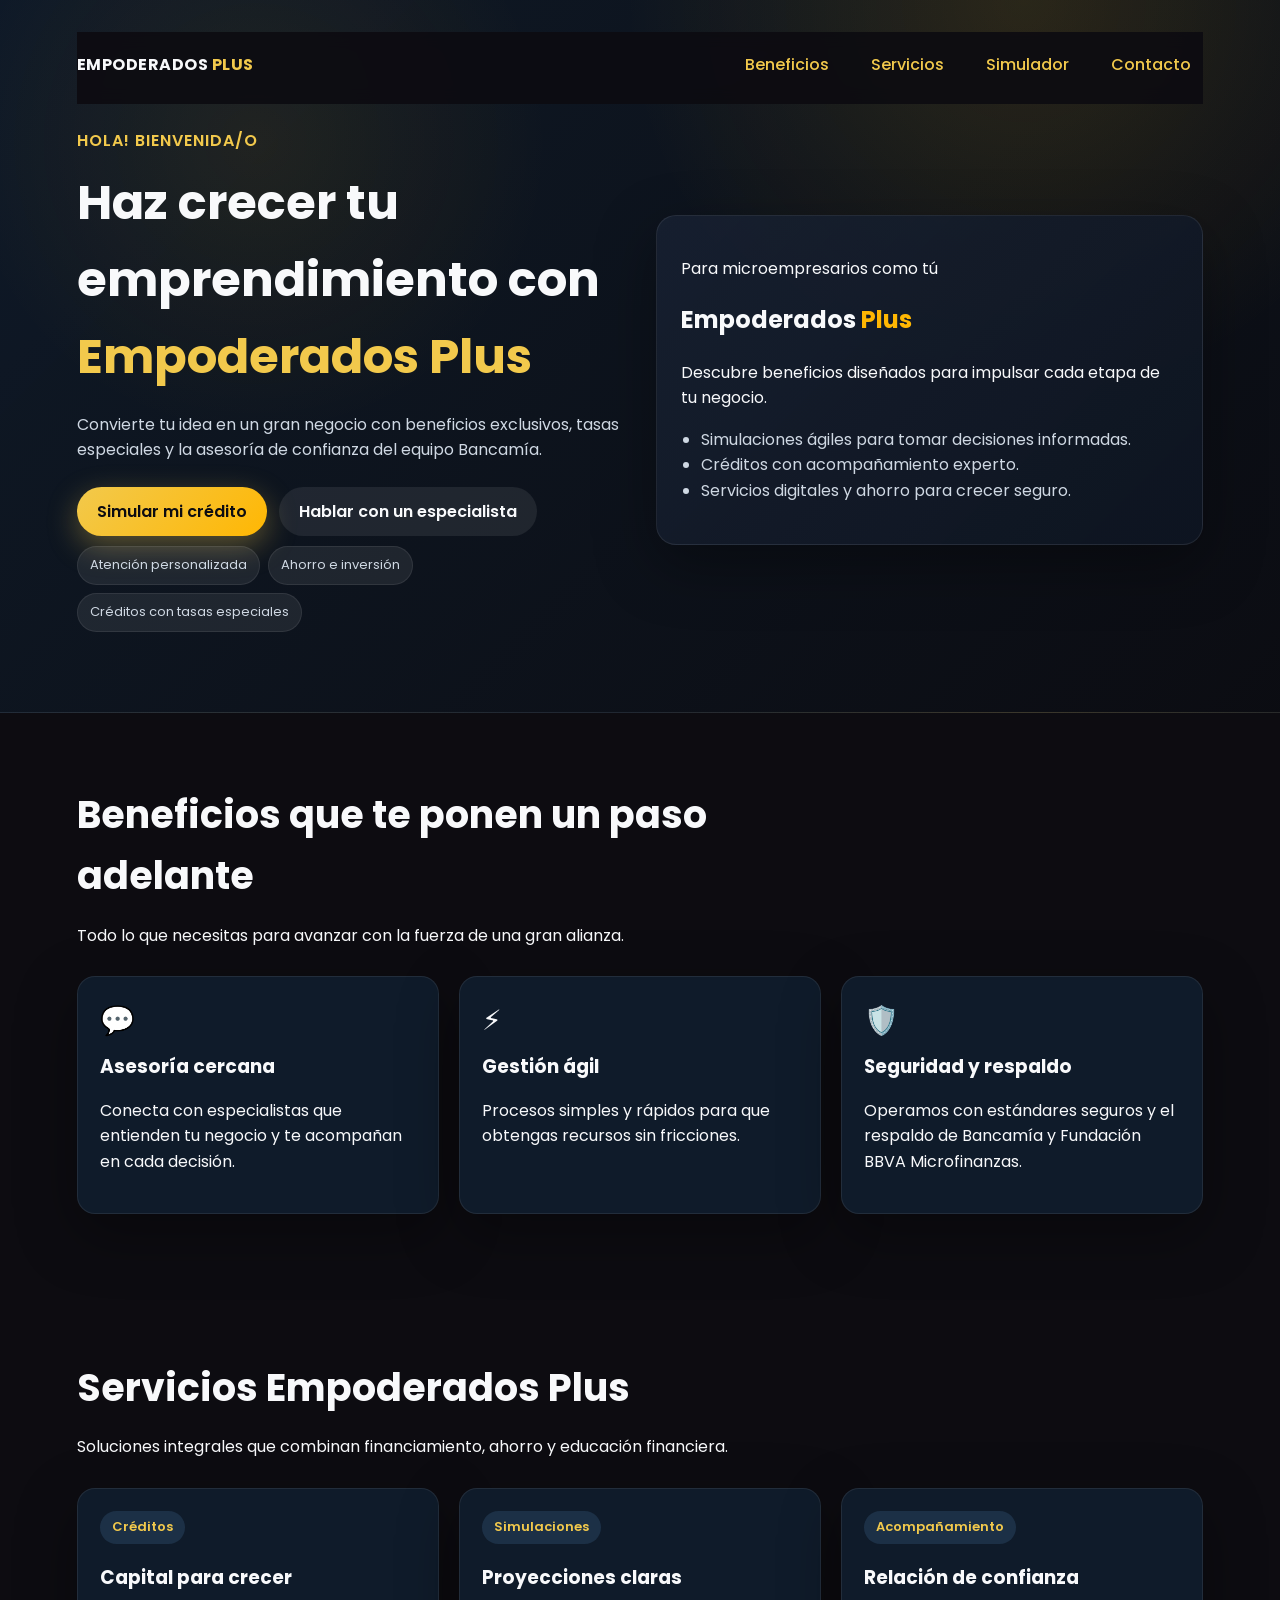
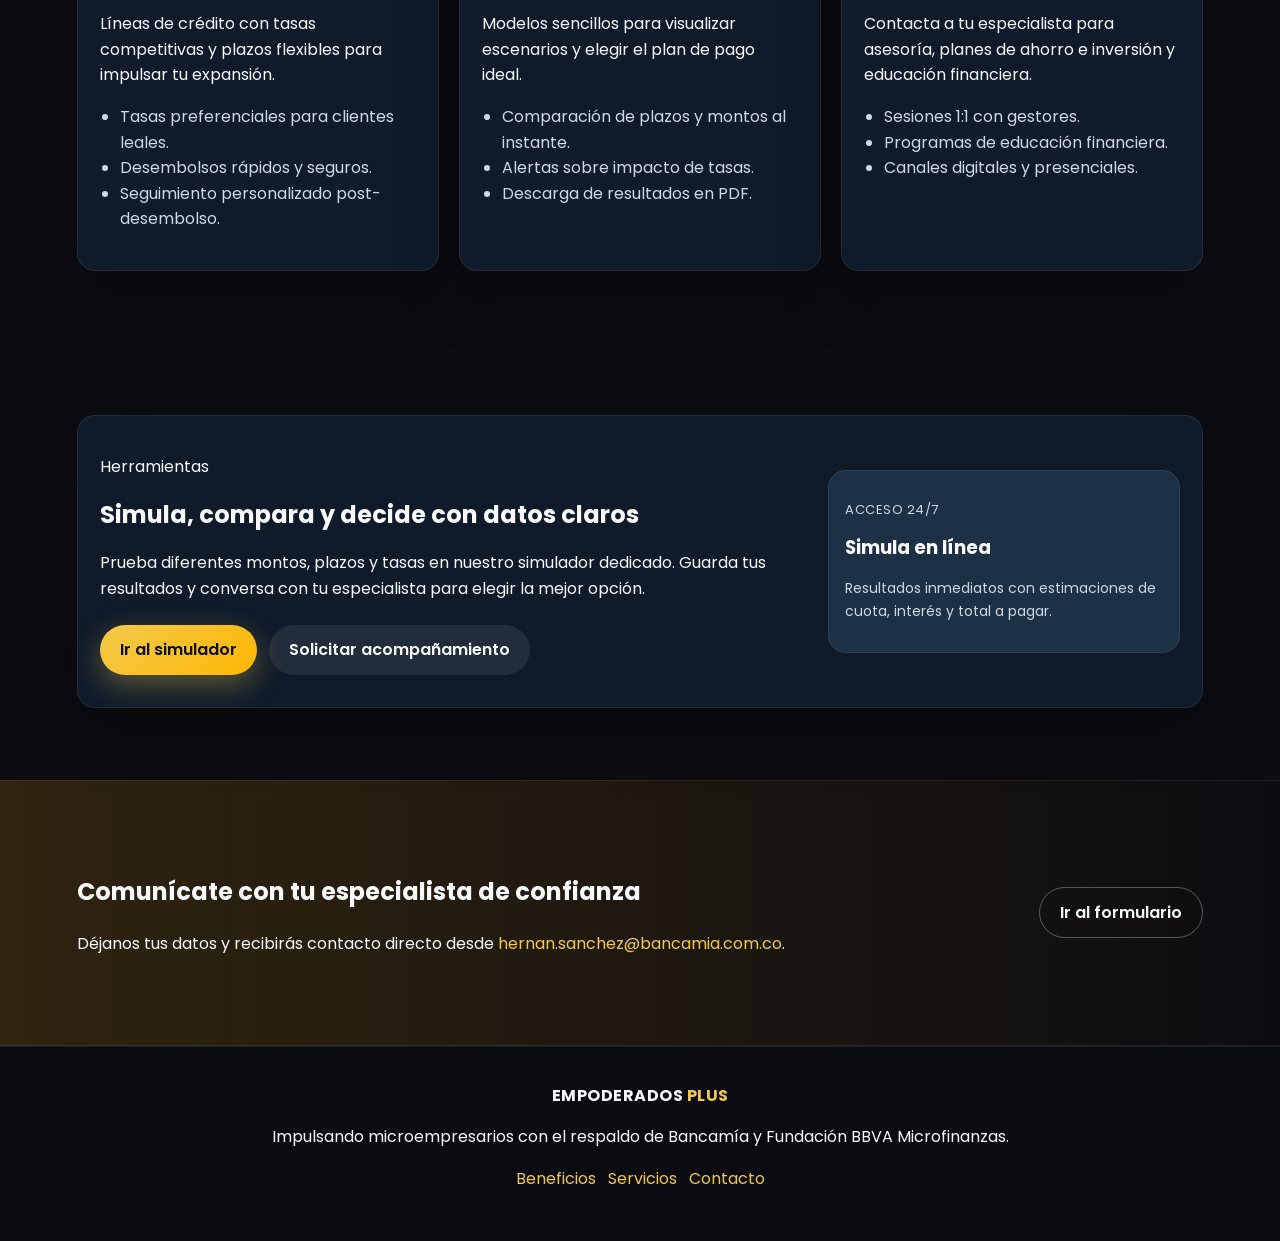
<file: index.html>
<!DOCTYPE html>
<html lang="es">
<head>
  <meta charset="UTF-8" />
  <meta name="viewport" content="width=device-width, initial-scale=1.0" />
  <title>Empoderados Plus | Financiera</title>
  <link rel="preconnect" href="https://fonts.googleapis.com">
  <link rel="preconnect" href="https://fonts.gstatic.com" crossorigin>
  <link href="https://fonts.googleapis.com/css2?family=Poppins:wght@300;400;500;600;700&display=swap" rel="stylesheet">
  <link rel="stylesheet" href="styles.css" />
</head>
<body>
  <header class="hero">
    <div class="nav">
      <div class="brand">Empoderados <span>Plus</span></div>
      <nav>
        <a href="#beneficios">Beneficios</a>
        <a href="#servicios">Servicios</a>
        <a href="simulador.html">Simulador</a>
        <a href="contacto.html">Contacto</a>
      </nav>
    </div>
    <div class="hero__content">
      <div class="hero__text">
        <p class="eyebrow">Hola! Bienvenida/o</p>
        <h1>Haz crecer tu emprendimiento con <span>Empoderados Plus</span></h1>
        <p class="lede">Convierte tu idea en un gran negocio con beneficios exclusivos, tasas especiales y la asesoría de confianza del equipo Bancamía.</p>
        <div class="hero__cta">
          <a class="btn btn-primary" href="simulador.html">Simular mi crédito</a>
          <a class="btn btn-ghost" href="contacto.html">Hablar con un especialista</a>
        </div>
        <div class="hero__badges">
          <div class="badge">Atención personalizada</div>
          <div class="badge">Ahorro e inversión</div>
          <div class="badge">Créditos con tasas especiales</div>
        </div>
      </div>
      <div class="hero__card">
        <div class="card-inner">
          <p class="saludo">Para microempresarios como tú</p>
          <h2>Empoderados <span>Plus</span></h2>
          <p class="card-copy">Descubre beneficios diseñados para impulsar cada etapa de tu negocio.</p>
          <ul>
            <li>Simulaciones ágiles para tomar decisiones informadas.</li>
            <li>Créditos con acompañamiento experto.</li>
            <li>Servicios digitales y ahorro para crecer seguro.</li>
          </ul>
        </div>
      </div>
    </div>
  </header>

  <main>
    <section id="beneficios" class="section highlights">
      <div class="section__header">
        <h2>Beneficios que te ponen un paso adelante</h2>
        <p>Todo lo que necesitas para avanzar con la fuerza de una gran alianza.</p>
      </div>
      <div class="grid grid-3">
        <article class="card highlight">
          <div class="icon">💬</div>
          <h3>Asesoría cercana</h3>
          <p>Conecta con especialistas que entienden tu negocio y te acompañan en cada decisión.</p>
        </article>
        <article class="card highlight">
          <div class="icon">⚡</div>
          <h3>Gestión ágil</h3>
          <p>Procesos simples y rápidos para que obtengas recursos sin fricciones.</p>
        </article>
        <article class="card highlight">
          <div class="icon">🛡️</div>
          <h3>Seguridad y respaldo</h3>
          <p>Operamos con estándares seguros y el respaldo de Bancamía y Fundación BBVA Microfinanzas.</p>
        </article>
      </div>
    </section>

    <section id="servicios" class="section services">
      <div class="section__header">
        <h2>Servicios Empoderados Plus</h2>
        <p>Soluciones integrales que combinan financiamiento, ahorro y educación financiera.</p>
      </div>
      <div class="grid grid-3">
        <article class="card service">
          <div class="pill">Créditos</div>
          <h3>Capital para crecer</h3>
          <p>Líneas de crédito con tasas competitivas y plazos flexibles para impulsar tu expansión.</p>
          <ul>
            <li>Tasas preferenciales para clientes leales.</li>
            <li>Desembolsos rápidos y seguros.</li>
            <li>Seguimiento personalizado post-desembolso.</li>
          </ul>
        </article>
        <article class="card service">
          <div class="pill">Simulaciones</div>
          <h3>Proyecciones claras</h3>
          <p>Modelos sencillos para visualizar escenarios y elegir el plan de pago ideal.</p>
          <ul>
            <li>Comparación de plazos y montos al instante.</li>
            <li>Alertas sobre impacto de tasas.</li>
            <li>Descarga de resultados en PDF.</li>
          </ul>
        </article>
        <article class="card service">
          <div class="pill">Acompañamiento</div>
          <h3>Relación de confianza</h3>
          <p>Contacta a tu especialista para asesoría, planes de ahorro e inversión y educación financiera.</p>
          <ul>
            <li>Sesiones 1:1 con gestores.</li>
            <li>Programas de educación financiera.</li>
            <li>Canales digitales y presenciales.</li>
          </ul>
        </article>
      </div>
    </section>

    <section class="section spotlight">
      <div class="card spotlight__content">
        <div>
          <p class="pill">Herramientas</p>
          <h2>Simula, compara y decide con datos claros</h2>
          <p>Prueba diferentes montos, plazos y tasas en nuestro simulador dedicado. Guarda tus resultados y conversa con tu especialista para elegir la mejor opción.</p>
          <div class="hero__cta">
            <a class="btn btn-primary" href="simulador.html">Ir al simulador</a>
            <a class="btn btn-ghost" href="contacto.html">Solicitar acompañamiento</a>
          </div>
        </div>
        <div class="spotlight__badge">
          <p class="label">Acceso 24/7</p>
          <h3>Simula en línea</h3>
          <p class="note">Resultados inmediatos con estimaciones de cuota, interés y total a pagar.</p>
        </div>
      </div>
    </section>

    <section class="section cta">
      <div class="cta__content">
        <div>
          <h2>Comunícate con tu especialista de confianza</h2>
          <p>Déjanos tus datos y recibirás contacto directo desde <a href="mailto:hernan.sanchez@bancamia.com.co">hernan.sanchez@bancamia.com.co</a>.</p>
        </div>
        <a class="btn btn-secondary" href="contacto.html">Ir al formulario</a>
      </div>
    </section>
  </main>

  <footer class="footer">
    <div class="brand">Empoderados <span>Plus</span></div>
    <p>Impulsando microempresarios con el respaldo de Bancamía y Fundación BBVA Microfinanzas.</p>
    <div class="footer__links">
      <a href="#beneficios">Beneficios</a>
      <a href="#servicios">Servicios</a>
      <a href="contacto.html">Contacto</a>
    </div>
  </footer>

  <script src="script.js"></script>
</body>
</html>
</file>
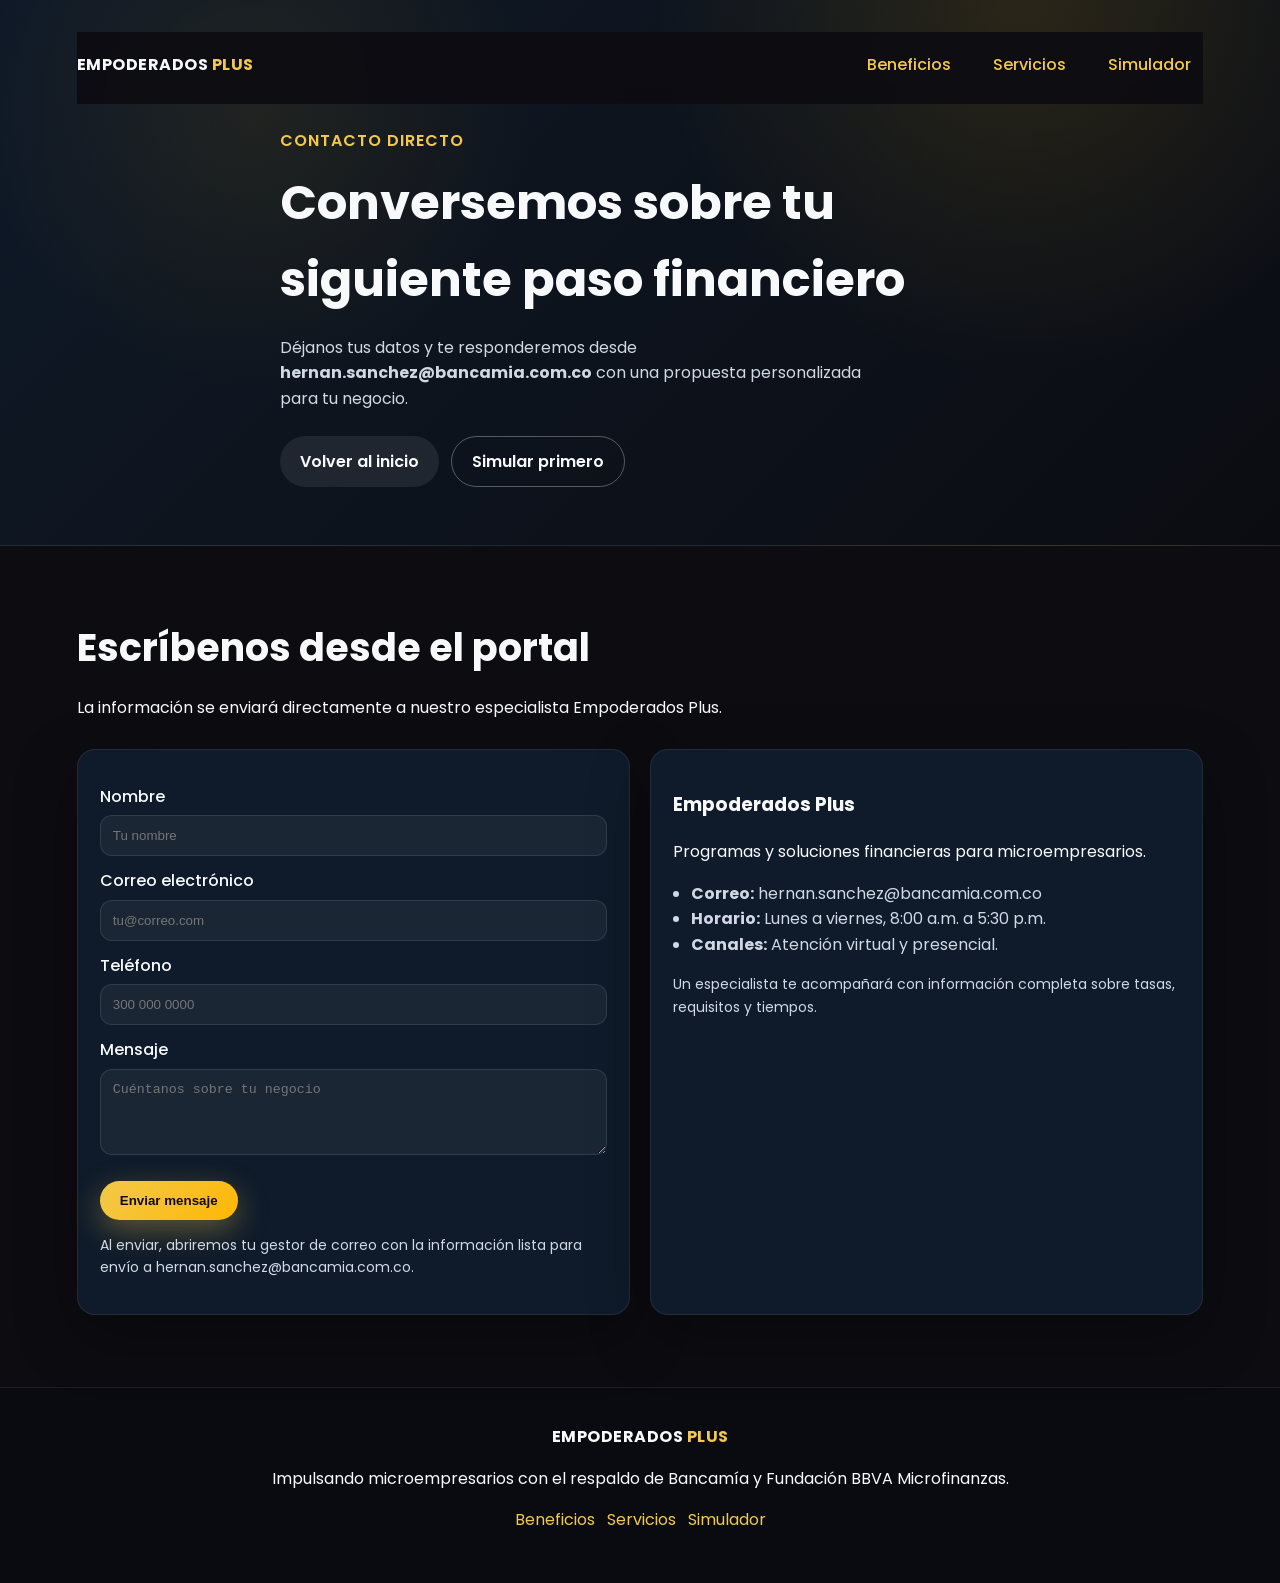
<file: contacto.html>
<!DOCTYPE html>
<html lang="es">
<head>
  <meta charset="UTF-8" />
  <meta name="viewport" content="width=device-width, initial-scale=1.0" />
  <title>Contacto | Empoderados Plus</title>
  <link rel="preconnect" href="https://fonts.googleapis.com">
  <link rel="preconnect" href="https://fonts.gstatic.com" crossorigin>
  <link href="https://fonts.googleapis.com/css2?family=Poppins:wght@300;400;500;600;700&display=swap" rel="stylesheet">
  <link rel="stylesheet" href="styles.css" />
</head>
<body>
  <header class="hero hero--compact">
    <div class="nav">
      <div class="brand">Empoderados <span>Plus</span></div>
      <nav>
        <a href="index.html#beneficios">Beneficios</a>
        <a href="index.html#servicios">Servicios</a>
        <a href="simulador.html">Simulador</a>
      </nav>
    </div>
    <div class="hero__content hero__content--center">
      <div class="hero__text hero__text--narrow">
        <p class="eyebrow">Contacto directo</p>
        <h1>Conversemos sobre tu siguiente paso financiero</h1>
        <p class="lede">Déjanos tus datos y te responderemos desde <strong>hernan.sanchez@bancamia.com.co</strong> con una propuesta personalizada para tu negocio.</p>
        <div class="hero__cta">
          <a class="btn btn-ghost" href="index.html">Volver al inicio</a>
          <a class="btn btn-secondary" href="simulador.html">Simular primero</a>
        </div>
      </div>
    </div>
  </header>

  <main>
    <section class="section contact">
      <div class="section__header">
        <h2>Escríbenos desde el portal</h2>
        <p>La información se enviará directamente a nuestro especialista Empoderados Plus.</p>
      </div>
      <div class="contact__layout">
        <form class="card form" id="contact-form">
          <label for="nombre">Nombre</label>
          <input type="text" id="nombre" name="nombre" placeholder="Tu nombre" required />

          <label for="correo">Correo electrónico</label>
          <input type="email" id="correo" name="correo" placeholder="tu@correo.com" required />

          <label for="telefono">Teléfono</label>
          <input type="tel" id="telefono" name="telefono" placeholder="300 000 0000" />

          <label for="mensaje">Mensaje</label>
          <textarea id="mensaje" name="mensaje" rows="4" placeholder="Cuéntanos sobre tu negocio"></textarea>

          <button type="submit" class="btn btn-primary">Enviar mensaje</button>
          <p class="note">Al enviar, abriremos tu gestor de correo con la información lista para envío a hernan.sanchez@bancamia.com.co.</p>
        </form>
        <div class="card contact-info">
          <h3>Empoderados Plus</h3>
          <p>Programas y soluciones financieras para microempresarios.</p>
          <ul>
            <li><strong>Correo:</strong> hernan.sanchez@bancamia.com.co</li>
            <li><strong>Horario:</strong> Lunes a viernes, 8:00 a.m. a 5:30 p.m.</li>
            <li><strong>Canales:</strong> Atención virtual y presencial.</li>
          </ul>
          <p class="note">Un especialista te acompañará con información completa sobre tasas, requisitos y tiempos.</p>
        </div>
      </div>
    </section>
  </main>

  <footer class="footer">
    <div class="brand">Empoderados <span>Plus</span></div>
    <p>Impulsando microempresarios con el respaldo de Bancamía y Fundación BBVA Microfinanzas.</p>
    <div class="footer__links">
      <a href="index.html#beneficios">Beneficios</a>
      <a href="index.html#servicios">Servicios</a>
      <a href="simulador.html">Simulador</a>
    </div>
  </footer>

  <script src="contact.js"></script>
</body>
</html>
</file>
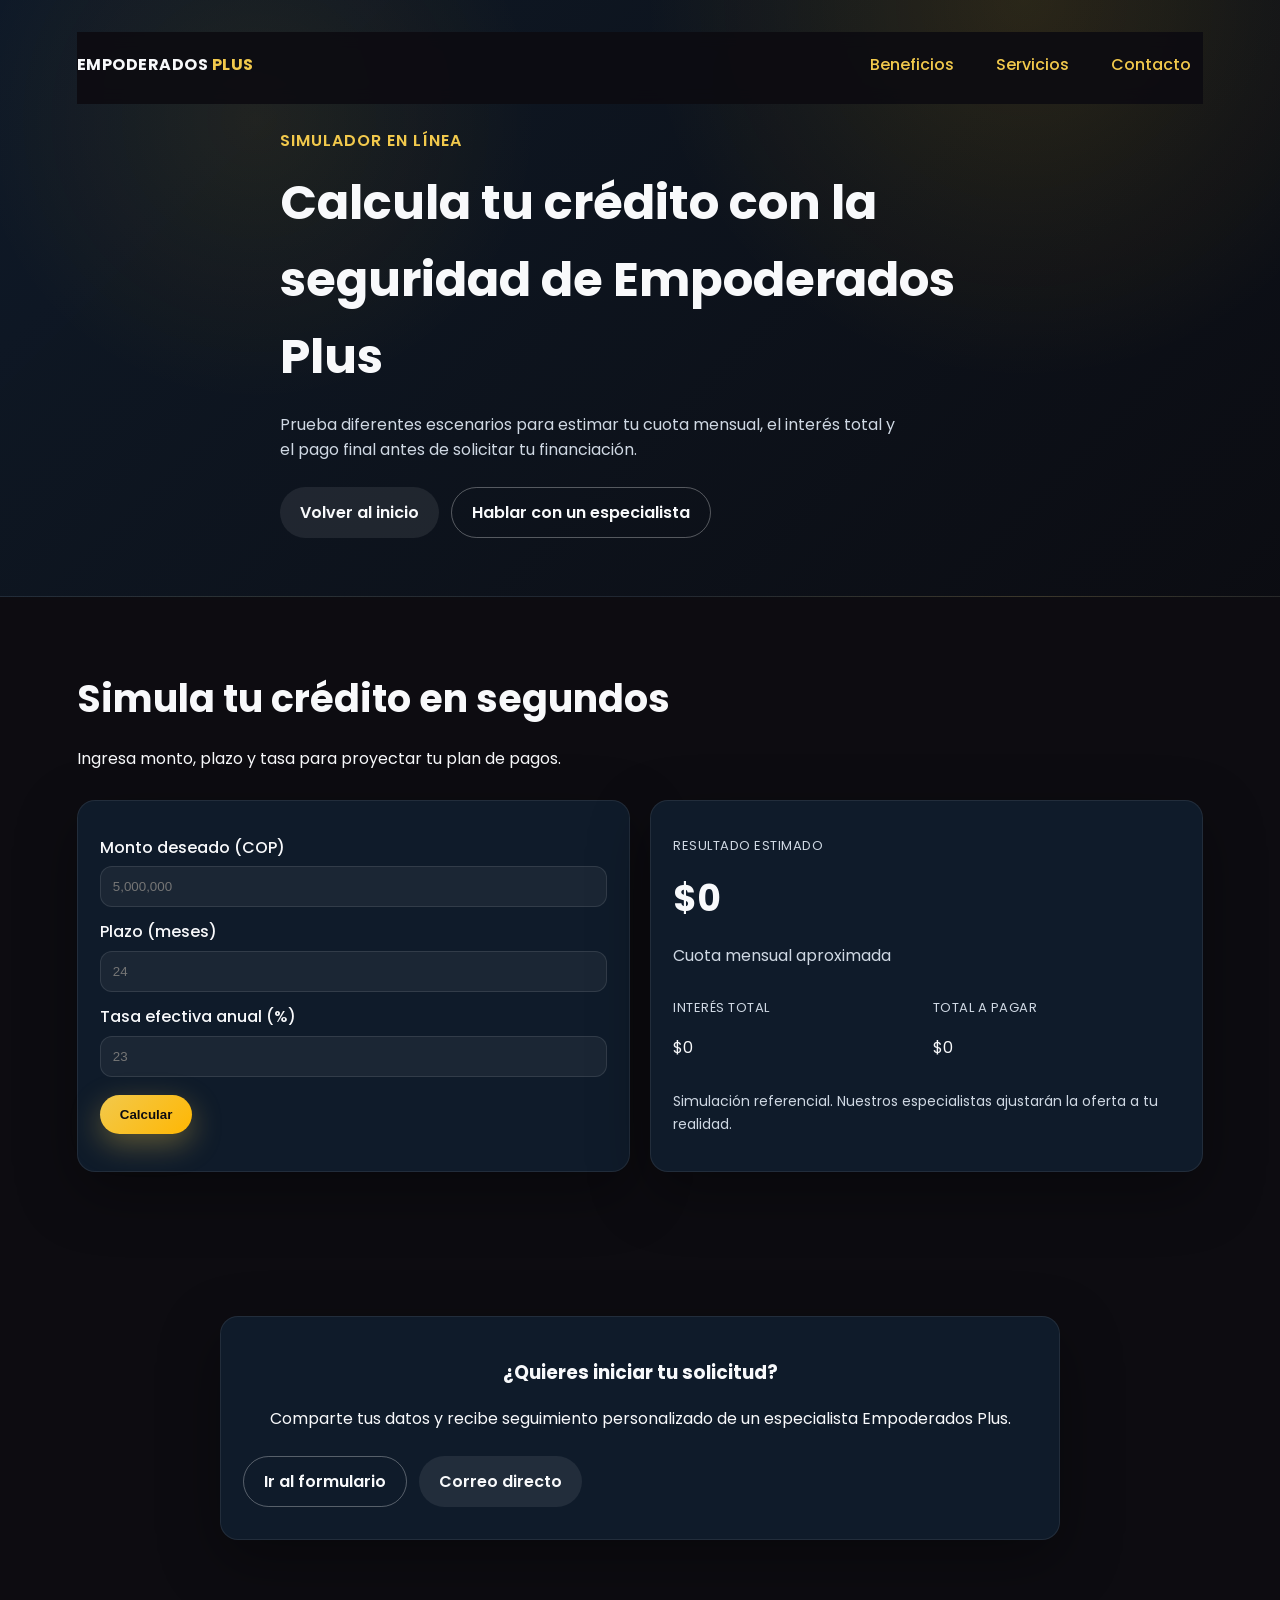
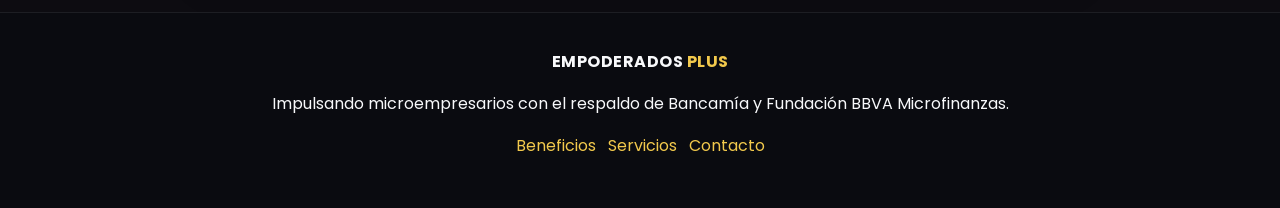
<file: simulador.html>
<!DOCTYPE html>
<html lang="es">
<head>
  <meta charset="UTF-8" />
  <meta name="viewport" content="width=device-width, initial-scale=1.0" />
  <title>Simulador | Empoderados Plus</title>
  <link rel="preconnect" href="https://fonts.googleapis.com">
  <link rel="preconnect" href="https://fonts.gstatic.com" crossorigin>
  <link href="https://fonts.googleapis.com/css2?family=Poppins:wght@300;400;500;600;700&display=swap" rel="stylesheet">
  <link rel="stylesheet" href="styles.css" />
</head>
<body>
  <header class="hero hero--compact">
    <div class="nav">
      <div class="brand">Empoderados <span>Plus</span></div>
      <nav>
        <a href="index.html#beneficios">Beneficios</a>
        <a href="index.html#servicios">Servicios</a>
        <a href="contacto.html">Contacto</a>
      </nav>
    </div>
    <div class="hero__content hero__content--center">
      <div class="hero__text hero__text--narrow">
        <p class="eyebrow">Simulador en línea</p>
        <h1>Calcula tu crédito con la seguridad de Empoderados Plus</h1>
        <p class="lede">Prueba diferentes escenarios para estimar tu cuota mensual, el interés total y el pago final antes de solicitar tu financiación.</p>
        <div class="hero__cta">
          <a class="btn btn-ghost" href="index.html">Volver al inicio</a>
          <a class="btn btn-secondary" href="contacto.html">Hablar con un especialista</a>
        </div>
      </div>
    </div>
  </header>

  <main>
    <section class="section simulator">
      <div class="section__header">
        <h2>Simula tu crédito en segundos</h2>
        <p>Ingresa monto, plazo y tasa para proyectar tu plan de pagos.</p>
      </div>
      <div class="simulator__layout">
        <form class="card form" id="simulator-form">
          <label for="monto">Monto deseado (COP)</label>
          <input type="number" id="monto" name="monto" placeholder="5,000,000" required min="500000" step="50000" />

          <label for="plazo">Plazo (meses)</label>
          <input type="number" id="plazo" name="plazo" placeholder="24" required min="6" max="72" />

          <label for="tasa">Tasa efectiva anual (%)</label>
          <input type="number" id="tasa" name="tasa" placeholder="23" required min="5" max="60" step="0.1" />

          <button type="submit" class="btn btn-primary">Calcular</button>
        </form>

        <div class="card results" id="results">
          <p class="label">Resultado estimado</p>
          <h3 id="cuota">$0</h3>
          <p class="small">Cuota mensual aproximada</p>
          <div class="result-grid">
            <div>
              <p class="label">Interés total</p>
              <p id="interes">$0</p>
            </div>
            <div>
              <p class="label">Total a pagar</p>
              <p id="total">$0</p>
            </div>
          </div>
          <p class="note">Simulación referencial. Nuestros especialistas ajustarán la oferta a tu realidad.</p>
        </div>
      </div>
    </section>

    <section class="section contact-hint">
      <div class="card contact-info">
        <h3>¿Quieres iniciar tu solicitud?</h3>
        <p>Comparte tus datos y recibe seguimiento personalizado de un especialista Empoderados Plus.</p>
        <div class="hero__cta">
          <a class="btn btn-secondary" href="contacto.html">Ir al formulario</a>
          <a class="btn btn-ghost" href="mailto:hernan.sanchez@bancamia.com.co?subject=Quiero%20mi%20cr%C3%A9dito%20Empoderados%20Plus">Correo directo</a>
        </div>
      </div>
    </section>
  </main>

  <footer class="footer">
    <div class="brand">Empoderados <span>Plus</span></div>
    <p>Impulsando microempresarios con el respaldo de Bancamía y Fundación BBVA Microfinanzas.</p>
    <div class="footer__links">
      <a href="index.html#beneficios">Beneficios</a>
      <a href="index.html#servicios">Servicios</a>
      <a href="contacto.html">Contacto</a>
    </div>
  </footer>

  <script src="script.js"></script>
</body>
</html>
</file>
<file: styles.css>
:root {
  --bg: #0d0c11;
  --card: #0f1b2a;
  --accent: #f2c94c;
  --accent-2: #ffb703;
  --text: #f8f9fb;
  --muted: #cfd8e3;
  --pill: #1c3046;
  --gradient: linear-gradient(135deg, rgba(15, 27, 42, 0.9), rgba(11, 12, 18, 0.95));
  --shadow: 0 20px 60px rgba(0, 0, 0, 0.35);
  --radius: 18px;
}

* {
  box-sizing: border-box;
}

body {
  margin: 0;
  font-family: 'Poppins', system-ui, -apple-system, BlinkMacSystemFont, 'Segoe UI', sans-serif;
  background: var(--bg);
  color: var(--text);
  line-height: 1.6;
}

a {
  color: var(--accent);
  text-decoration: none;
}

a:hover {
  color: var(--accent-2);
}

.hero {
  background: radial-gradient(circle at 20% 20%, rgba(255, 183, 3, 0.08), transparent 25%),
    radial-gradient(circle at 80% 0%, rgba(255, 183, 3, 0.12), transparent 32%),
    var(--gradient);
  padding: 32px 6vw 80px;
  border-bottom: 1px solid rgba(255, 255, 255, 0.08);
}

.hero--compact {
  padding-bottom: 48px;
}

.nav {
  display: flex;
  align-items: center;
  justify-content: space-between;
  padding: 12px 0 18px;
  position: sticky;
  top: 0;
  background: rgba(13, 12, 17, 0.9);
  backdrop-filter: blur(8px);
  z-index: 10;
}

.nav nav {
  display: flex;
  gap: 18px;
  font-weight: 500;
}

.nav a {
  padding: 8px 12px;
  border-radius: 12px;
  transition: background 0.2s ease, color 0.2s ease;
}

.nav a:hover {
  background: rgba(255, 255, 255, 0.08);
}

.brand {
  font-weight: 700;
  letter-spacing: 0.5px;
  text-transform: uppercase;
}

.brand span {
  color: var(--accent);
}

.hero__content {
  display: grid;
  grid-template-columns: repeat(auto-fit, minmax(300px, 1fr));
  gap: 32px;
  align-items: center;
  margin-top: 24px;
}

.hero__content--center {
  justify-items: center;
}

.hero__text--narrow {
  max-width: 720px;
}

.hero__text h1 {
  font-size: clamp(32px, 4vw, 48px);
  margin: 12px 0;
}

.hero__text h1 span {
  color: var(--accent);
}

.hero__text .lede {
  color: var(--muted);
  max-width: 620px;
}

.hero__cta {
  display: flex;
  flex-wrap: wrap;
  gap: 12px;
  margin: 24px 0 10px;
}

.hero__badges {
  display: flex;
  flex-wrap: wrap;
  gap: 8px;
}

.badge {
  background: rgba(255, 255, 255, 0.08);
  border: 1px solid rgba(255, 255, 255, 0.08);
  padding: 8px 12px;
  border-radius: 999px;
  font-size: 13px;
  color: var(--muted);
}

.hero__card .card-inner {
  background: linear-gradient(135deg, rgba(24, 33, 50, 0.85), rgba(14, 21, 33, 0.95));
  padding: 24px;
  border-radius: 20px;
  border: 1px solid rgba(255, 255, 255, 0.08);
  box-shadow: var(--shadow);
}

.hero__card h2 span {
  color: var(--accent-2);
}

.hero__card ul {
  padding-left: 20px;
  color: var(--muted);
}

.section {
  padding: 72px 6vw;
}

.section__header {
  max-width: 720px;
  margin-bottom: 28px;
}

.section__header h2 {
  margin: 0 0 8px;
  font-size: clamp(28px, 3vw, 38px);
}

.grid {
  display: grid;
  gap: 20px;
}

.grid-3 {
  grid-template-columns: repeat(auto-fit, minmax(240px, 1fr));
}

.card {
  background: var(--card);
  border: 1px solid rgba(255, 255, 255, 0.08);
  border-radius: var(--radius);
  padding: 22px;
  box-shadow: var(--shadow);
}

.highlight .icon {
  font-size: 28px;
}

.highlight h3 {
  margin: 8px 0;
}

.simulator__layout {
  display: grid;
  grid-template-columns: repeat(auto-fit, minmax(280px, 1fr));
  gap: 20px;
}

.form label {
  display: block;
  font-weight: 500;
  margin-top: 12px;
}

.form input,
.form textarea {
  width: 100%;
  margin-top: 6px;
  padding: 12px;
  border-radius: 12px;
  border: 1px solid rgba(255, 255, 255, 0.1);
  background: rgba(255, 255, 255, 0.05);
  color: var(--text);
}

.form button {
  margin-top: 18px;
}

.results h3 {
  font-size: 36px;
  margin: 8px 0;
}

.result-grid {
  display: grid;
  grid-template-columns: repeat(auto-fit, minmax(140px, 1fr));
  gap: 12px;
  margin: 12px 0;
}

.label {
  color: var(--muted);
  font-size: 13px;
  letter-spacing: 0.5px;
  text-transform: uppercase;
}

.small {
  color: var(--muted);
}

.note {
  color: var(--muted);
  font-size: 14px;
}

.services .pill {
  display: inline-block;
  background: var(--pill);
  color: var(--accent);
  padding: 6px 12px;
  border-radius: 999px;
  font-weight: 600;
  font-size: 13px;
}

.services ul {
  padding-left: 20px;
  color: var(--muted);
}

.spotlight .card {
  display: grid;
  grid-template-columns: 2fr 1fr;
  align-items: center;
  gap: 24px;
}

.spotlight__content h2 {
  margin: 8px 0;
}

.spotlight__badge {
  background: var(--pill);
  padding: 16px;
  border-radius: var(--radius);
  border: 1px solid rgba(255, 255, 255, 0.08);
  text-align: left;
}

.spotlight__badge h3 {
  margin: 4px 0;
}

.contact-hint .card {
  max-width: 840px;
  margin: 0 auto;
  text-align: center;
}

.cta {
  background: linear-gradient(90deg, rgba(255, 183, 3, 0.14), rgba(255, 183, 3, 0));
  border-block: 1px solid rgba(255, 255, 255, 0.08);
}

.cta__content {
  display: flex;
  align-items: center;
  justify-content: space-between;
  gap: 16px;
}

.contact__layout {
  display: grid;
  grid-template-columns: repeat(auto-fit, minmax(280px, 1fr));
  gap: 20px;
}

.contact-info ul {
  padding-left: 18px;
  color: var(--muted);
}

.footer {
  padding: 36px 6vw 50px;
  border-top: 1px solid rgba(255, 255, 255, 0.08);
  background: #0a0b10;
  text-align: center;
}

.footer__links {
  display: flex;
  justify-content: center;
  gap: 12px;
  margin-top: 12px;
  flex-wrap: wrap;
}

.btn {
  display: inline-flex;
  align-items: center;
  justify-content: center;
  gap: 6px;
  border: none;
  border-radius: 999px;
  padding: 12px 20px;
  font-weight: 600;
  cursor: pointer;
  transition: transform 0.15s ease, box-shadow 0.15s ease, background 0.2s ease;
}

.btn-primary {
  background: linear-gradient(135deg, #f2c94c, #ffb703);
  color: #0d0c11;
  box-shadow: 0 10px 30px rgba(242, 201, 76, 0.35);
}

.btn-primary:hover {
  transform: translateY(-1px);
}

.btn-secondary {
  background: transparent;
  color: var(--text);
  border: 1px solid rgba(255, 255, 255, 0.3);
}

.btn-ghost {
  background: rgba(255, 255, 255, 0.08);
  color: var(--text);
}

.btn-secondary:hover,
.btn-ghost:hover {
  border-color: rgba(255, 255, 255, 0.5);
  transform: translateY(-1px);
}

.eyebrow {
  text-transform: uppercase;
  letter-spacing: 1px;
  color: var(--accent);
  font-weight: 600;
  margin: 0;
}

@media (max-width: 720px) {
  .nav {
    position: static;
  }

  .hero__content {
    grid-template-columns: 1fr;
  }

  .cta__content {
    flex-direction: column;
    align-items: flex-start;
  }

  .spotlight .card {
    grid-template-columns: 1fr;
  }
}
</file>
